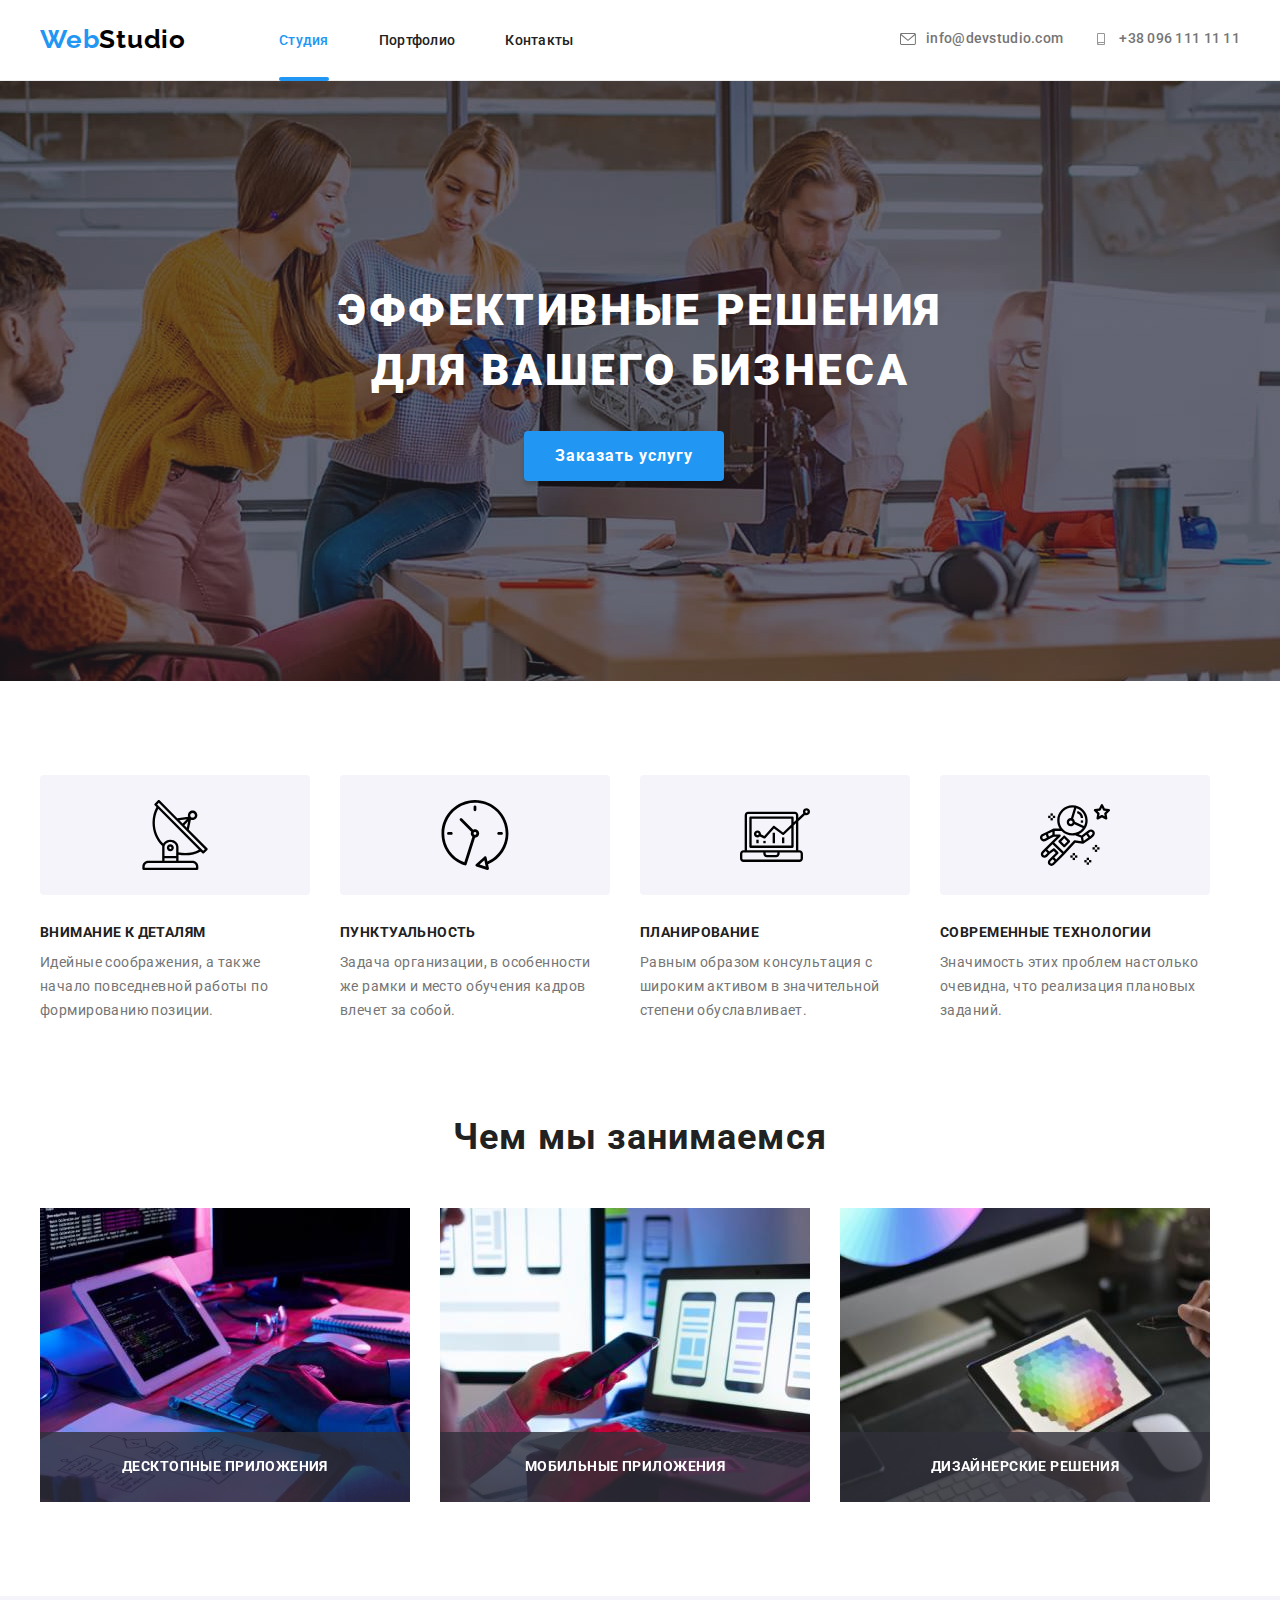
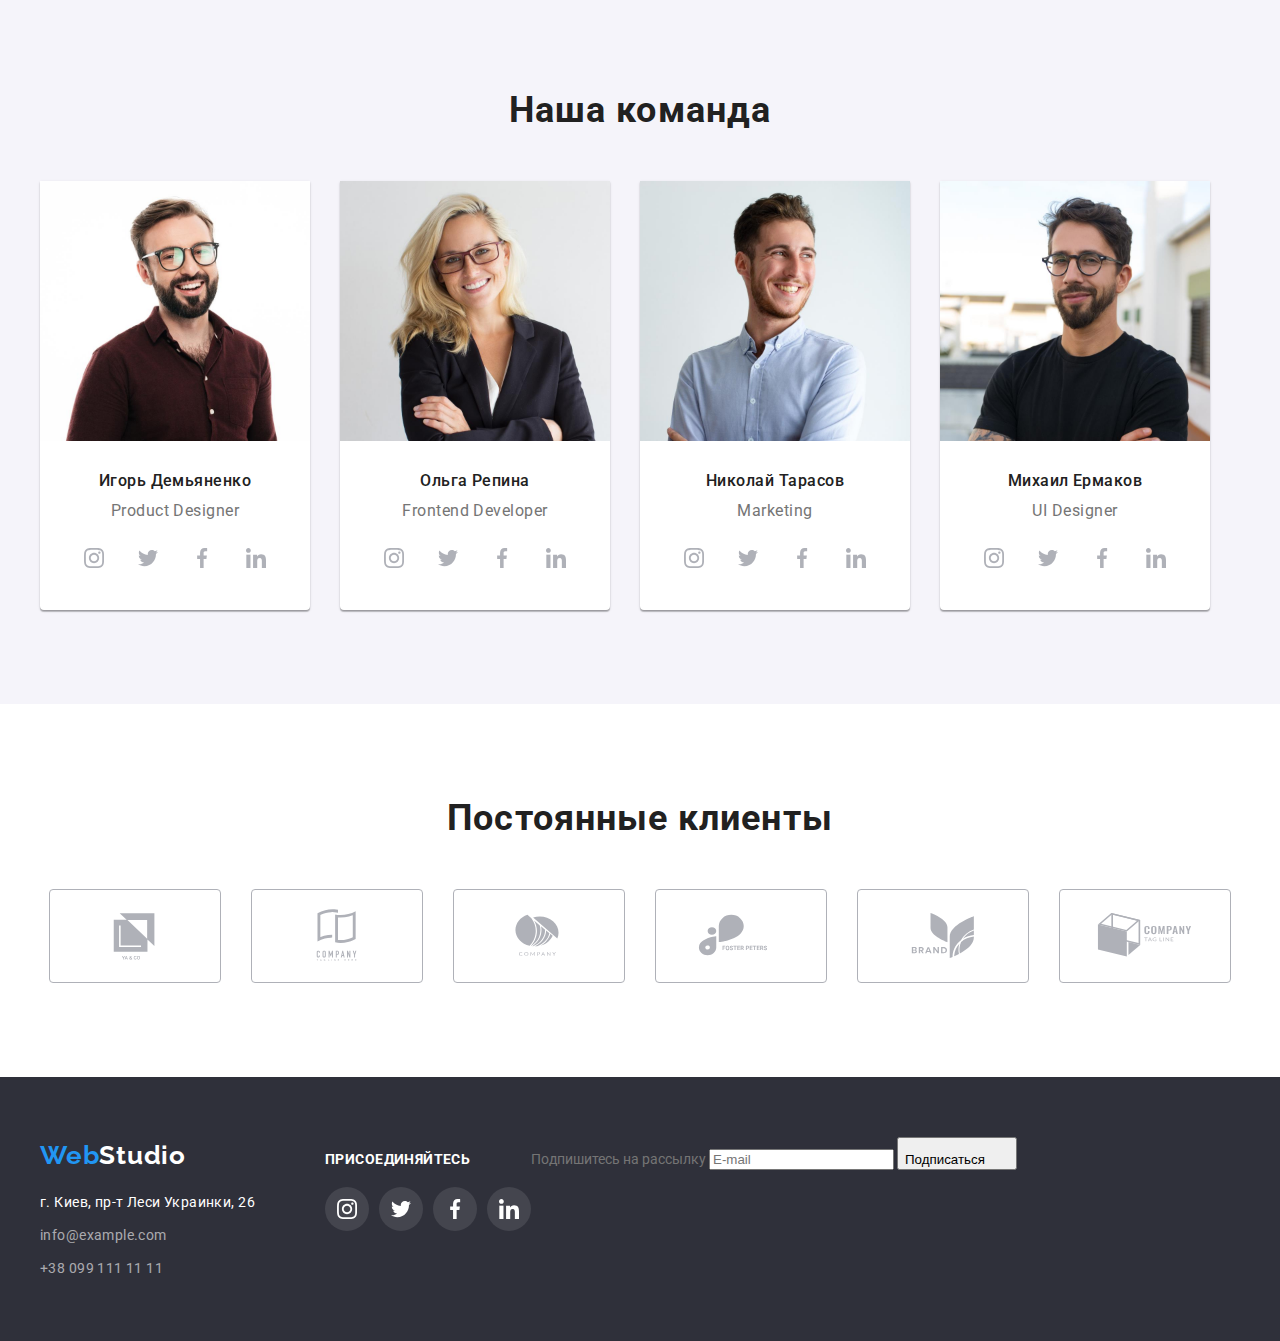
<file: index.html>
<!DOCTYPE html>
<html lang="ru">

<head>
    <meta charset="UTF-8">
    <meta http-equiv="X-UA-Compatible" content="IE=edge">
    <meta name="viewport" content="width=device-width, initial-scale=1.0">
    <title>WebStudio</title>
    <link rel="preconnect" href="https://fonts.googleapis.com">
    <link rel="preconnect" href="https://fonts.gstatic.com" crossorigin>
    <link
        href="https://fonts.googleapis.com/css2?family=Raleway:wght@700&family=Roboto:wght@400;500;700;900&display=swap"
        rel="stylesheet">
    <link rel="stylesheet" href="https://cdnjs.cloudflare.com/ajax/libs/modern-normalize/1.1.0/modern-normalize.min.css"
        integrity="sha512-wpPYUAdjBVSE4KJnH1VR1HeZfpl1ub8YT/NKx4PuQ5NmX2tKuGu6U/JRp5y+Y8XG2tV+wKQpNHVUX03MfMFn9Q=="
        crossorigin="anonymous" referrerpolicy="no-referrer" />
    <link rel="stylesheet" href="./css/styles.css">
</head>

<body>
    <!-- Шапка сторінки з логотипом (верхній блок)-->
    <header class="hdr">
        <div class="container hdr-nav-contact">
            <nav class="hdr-nav">
                <a class="logo" href="./index.html"><span>Web</span>Studio</a>
                <!-- Навігація на інші сторінки -->
                <ul class="site-nav list">
                    <li class="item"><a class="link studio current" href="/index.html">Студия</a></li>
                    <li class="item"><a class="link" href="./portfolio.html">Портфолио</a></li>
                    <li class="item"><a class="link" href="">Контакты</a></li>
                </ul>
            </nav>
            <ul class="hdr-contact list">
                <li class="item">
                    <a class="hdr-link mail" href="mailto:info@devstudio.com"><svg class="hdr-icon-mail">
                            <use href="./images/icons/symbol-defs.svg#icon-envelope"></use>
                        </svg>info@devstudio.com</a>
                </li>
                <li class="item">
                    <a class="hdr-link tel" href="tel:+380961111111"><svg class="hdr-icon-tel">
                            <use href="./images/icons/symbol-defs.svg#icon-smartphone"></use>
                        </svg>+38 096 111 11 11</a>
                </li>
            </ul>
        </div>
    </header>
    <!-- Унікальний контент сторінки (3 блоки)-->
    <main>
        <!--Эффективные решения для вашего бизнеса-->
        <section class="section hero">
            <div class="container">
                <h1 class="section-title hero">Эффективные решения для вашего бизнеса</h1>
                <button data-modal-open type="button" class="btn-order"> Заказать услугу</button>
            </div>
        <div data-modal class="backdrop is-hidden">
            <div class="modal">
                <button data-modal-close type="button" class="btn-modal-close">
                    <svg class="icon-close">
                        <use href="./images/icons/symbol-defs.svg#icon-close"></use>
                    </svg>
                </button>
                <form class="modal-form">
                    <h2 class="modal-title">Оставьте свои данные, мы вам перезвоним</h2>
                
                    <div class="form-field">
                        <label for="modal-name">Имя</label>
                        <input class="input-field name" type="text" name="modal-name" id="modal-name">
                    </div>
                
                    <div class="form-field">
                        <label for="modal-tel">Телефон</label>
                        <input class="input-field tel" type="tel" name="modal-tel" id="modal-tel">
                    </div>
                
                    <div class="form-field">
                        <label for="modal-mail">Почта</label>
                        <input class="input-field mail" type="mail" name="modal-mail" id="modal-mail">
                    </div>
                
                    <div class="form-field">
                        <label for="modal-comment">Комментарий</label>
                        <textarea class="input-field comment" name="modal-comment" id="modal-comment" cols=""
                            rows="">Введите текст</textarea>
                    </div>
                
                    <div class="form-checkbox">
                        <input class="checkbox-field" type="checkbox" name="modal-checkbox" value="" id="modal-checkbox">
                        <label for="modal-checkbox">Соглашаюсь с рассылкой и принимаю <a class="link-contract" href="">Условия
                                Договора</a> </label>
                    </div>
                
                    <div class="btn-form-send">
                        <button type="submit" class="modal-btn-send">Отправить</button>
                    </div>
                
                
                
                </form>
                
                </div>
                </div>
                
                </section>

        <!-- Cписок особливостей -->
        <section class="section feature">
            <div class="container">
                <h2 class="visually-hidden">Особенности</h2>
                <ul class="feature-list list">
                    <li class="item">
                        <div class="item-icon">
                            <svg class="feature-icon">
                                <use href="./images/icons/symbol-defs.svg#icon-antenna"></use>
                            </svg>
                        </div>
                        <h3 class="title">Внимание к деталям</h3>
                        <p>Идейные соображения, а также начало повседневной работы по формированию позиции.</p>
                    </li>
                    <li class="item">
                        <div class="item-icon">
                            <svg class="feature-icon">
                                <use href="./images/icons/symbol-defs.svg#icon-clock"></use>
                            </svg>
                        </div>
                        <h3 class="title">Пунктуальность</h3>
                        <p>Задача организации, в особенности же рамки и место обучения кадров влечет за собой.</p>
                    </li>
                    <li class="item">
                        <div class="item-icon">
                            <svg class="feature-icon">
                                <use href="./images/icons/symbol-defs.svg#icon-diagram"></use>
                            </svg>
                        </div>
                        <h3 class="title">Планирование</h3>
                        <p>Равным образом консультация с широким активом в значительной степени обуславливает.</p>
                    </li>
                    <li class="item">
                        <div class="item-icon">
                            <svg class="feature-icon">
                                <use href="./images/icons/symbol-defs.svg#icon-astronaut"></use>
                            </svg>
                        </div>
                        <h3 class="title">Современные технологии</h3>
                        <p>Значимость этих проблем настолько очевидна, что реализация плановых заданий.</p>
                    </li>
                </ul>
            </div>
        </section>
        <!--Чем мы занимаемся-->
        <section class="section work">
            <div class="container">
                <h2 class="section-title work">Чем мы занимаемся</h2>
                <ul class="work-list list">
                    <li class="item"><img src="./images/box1.jpg" alt="photo1" width="370" class="work-img">
                        <div class="work-text-position">
                        <p>Десктопные приложения</p>
                    </div>
                </li>
                    <li class="item"><img src="./images/box2.jpg" alt="photo2" width="370" class="work-img">
            <div class="work-text-position">
              <p>Мобильные приложения</p>
            </div>
          </li>
                    <li class="item"><img src="./images/box3.jpg" alt="photo3" width="370" class="work-img">
            <div class="work-text-position">
              <p>Дизайнерские решения</p>
            </div>
                    </li>
                </ul>
            </div>
        </section>
        <!--Наша команда-->
        <section class="section team">
            <div class="container">
                <h2 class="section-title team">Наша команда</h2>
                <ul class="team-list list">
                    <li class="item">
                        <img class="team-card" src="./images/card1.jpg" alt="Игорь Демьяненко" width="270">
                        <div class="team-title-text">
                            <h3 class="title-team-card">Игорь Демьяненко</h3>
                            <p class="team-text">Product Designer</p>
                            <ul class="team-link-list list">
                                <li class="team-link-item">
                                    <a href="" class="social">
                                        <svg class="link-icon inst">
                                            <use href="./images/icons/symbol-defs.svg#icon-instagram"></use>
                                        </svg>
                                    </a>
                                </li>
                                <li class="team-link-item">
                                    <a href="" class="social">
                                        <svg class="link-icon twitter">
                                            <use href="./images/icons/symbol-defs.svg#icon-twitter"></use>
                                        </svg>
                                    </a>
                                </li>
                                <li class="team-link-item">
                                    <a href="" class="social">
                                        <svg class="link-icon facebook">
                                            <use href="./images/icons/symbol-defs.svg#icon-facebook"></use>
                                        </svg>
                                    </a>
                                </li>
                                <li class="team-link-item">
                                    <a href="" class="social">
                                        <svg class="link-icon linkedin">
                                            <use href="./images/icons/symbol-defs.svg#icon-linkedin"></use>
                                        </svg>
                                    </a>
                                </li>
                            </ul>
                        </div>
                    </li>
                    <li class="item">
                        <img class="team-card" src="./images/card2.jpg" alt="Ольга Репина" width="270">
                        <div class="team-title-text">
                            <h3 class="title-team-card">Ольга Репина</h3>
                            <p class="team-text">Frontend Developer</p>
                            <ul class="team-link-list list">
                                <li class="team-link-item">
                                    <a href="" class="social">
                                        <svg class="link-icon inst">
                                            <use href="./images/icons/symbol-defs.svg#icon-instagram"></use>
                                        </svg>
                                    </a>
                                </li>
                                <li class="team-link-item">
                                    <a href="" class="social">
                                        <svg class="link-icon twitter">
                                            <use href="./images/icons/symbol-defs.svg#icon-twitter"></use>
                                        </svg>
                                    </a>
                                </li>
                                <li class="team-link-item">
                                    <a href="" class="social">
                                        <svg class="link-icon facebook">
                                            <use href="./images/icons/symbol-defs.svg#icon-facebook"></use>
                                        </svg>
                                    </a>
                                </li>
                                <li class="team-link-item">
                                    <a href="" class="social">
                                        <svg class="link-icon linkedin">
                                            <use href="./images/icons/symbol-defs.svg#icon-linkedin"></use>
                                        </svg>
                                    </a>
                                </li>
                            </ul>
                        </div>
                    </li>
                    <li class="item">
                        <img class="team-card" src="./images/card3.jpg" alt="Николай Тарасов" width="270">
                        <div class="team-title-text">
                            <h3 class="title-team-card">Николай Тарасов</h3>
                            <p class="team-text">Marketing</p>
                            <ul class="team-link-list list">
                                <li class="team-link-item">
                                    <a href="" class="social">
                                        <svg class="link-icon inst">
                                            <use href="./images/icons/symbol-defs.svg#icon-instagram"></use>
                                        </svg>
                                    </a>
                                </li>
                                <li class="team-link-item">
                                    <a href="" class="social">
                                        <svg class="link-icon twitter">
                                            <use href="./images/icons/symbol-defs.svg#icon-twitter"></use>
                                        </svg>
                                    </a>
                                </li>
                                <li class="team-link-item">
                                    <a href="" class="social">
                                        <svg class="link-icon facebook">
                                            <use href="./images/icons/symbol-defs.svg#icon-facebook"></use>
                                        </svg>
                                    </a>
                                </li>
                                <li class="team-link-item">
                                    <a href="" class="social">
                                        <svg class="link-icon linkedin">
                                            <use href="./images/icons/symbol-defs.svg#icon-linkedin"></use>
                                        </svg>
                                    </a>
                                </li>
                            </ul>
                        </div>
                    </li>
                    <li class="item">
                        <img class="team-card" src="./images/card4.jpg" alt="Михаил Ермаков" width="270">
                        <div class="team-title-text">
                            <h3 class="title-team-card">Михаил Ермаков</h3>
                            <p class="team-text">UI Designer</p>
                            <ul class="team-link-list list">
                                <li class="team-link-item">
                                    <a href="" class="social">
                                        <svg class="link-icon inst">
                                            <use href="./images/icons/symbol-defs.svg#icon-instagram"></use>
                                        </svg>
                                    </a>
                                </li>
                                <li class="team-link-item">
                                    <a href="" class="social">
                                        <svg class="link-icon twitter">
                                            <use href="./images/icons/symbol-defs.svg#icon-twitter"></use>
                                        </svg>
                                    </a>
                                </li>
                                <li class="team-link-item">
                                    <a href="" class="social">
                                        <svg class="link-icon facebook">
                                            <use href="./images/icons/symbol-defs.svg#icon-facebook"></use>
                                        </svg>
                                    </a>
                                </li>
                                <li class="team-link-item">
                                    <a href="" class="social">
                                        <svg class="link-icon linkedin">
                                            <use href="./images/icons/symbol-defs.svg#icon-linkedin"></use>
                                        </svg>
                                    </a>
                                </li>
                            </ul>
                </ul>
            </div>
            </li>
            </ul>
            </div>
        </section>
        <!-- Постоянные клиенты -->
        <section class="section clients">
            <div class="container">
                <h2 class="section-title clients">Постоянные клиенты</h2>
                <ul class="clients-list list">
                    <li class="clients-item">
                        <a href="" class="clients-link">
                            <svg class="clients-icon">
                                <use href="./images/icons/symbol-defs.svg#icon-Logo"></use>
                            </svg>
                        </a>
                    </li>
                    <li class="clients-item">
                        <a href="" class="clients-link">
                            <svg class="clients-icon">
                                <use href="./images/icons/symbol-defs.svg#icon-Logo2"></use>
                            </svg>
                        </a>
                    </li>
                    <li class="clients-item">
                        <a href="" class="clients-link">
                            <svg class="clients-icon">
                                <use href="./images/icons/symbol-defs.svg#icon-Logo3"></use>
                            </svg>
                        </a>
                    </li>
                    <li class="clients-item">
                        <a href="" class="clients-link">
                            <svg class="clients-icon">
                                <use href="./images/icons/symbol-defs.svg#icon-Logo4"></use>
                            </svg>
                        </a>
                    </li>
                    <li class="clients-item">
                        <a href="" class="clients-link">
                            <svg class="clients-icon">
                                <use href="./images/icons/symbol-defs.svg#icon-Logo5"></use>
                            </svg>
                        </a>
                    </li>
                    <li class="clients-item">
                        <a href="" class="clients-link">
                            <svg class="clients-icon">
                                <use href="./images/icons/symbol-defs.svg#icon-Logo6"></use>
                            </svg>
                        </a>
                    </li>
                </ul>
            </div>
        </section>


    </main>
    <!-- Підвал сторінки (нижня частина)-->
    <footer class="footer-box">
        <div class="container footer">
            <div class="adress-box">
                <!-- Копірайт -->
                <a class="logo-footer" href="./index.html"> <span>Web</span>Studio</a>
                <!-- Посилання на соцмережі -->
                <address>
                    <ul class="contact list">
                        <li><a class="contact-adres" href="https://goo.gl/maps/HZU3c6R3okZjk7ic6" target="_blank"
                                rel="noopener noreferrer">г. Киев, пр-т Леси Украинки, 26</a></li>
                        <li><a class="contact-mail" href="mailto:info@example.com">info@example.com</a></li>
                        <li><a class="contact-tel" href="tel:+380991111111">+38 099 111 11 11</a></li>
                    </ul>
                </address>
            </div>
            <!--LINK SOC  -->
            <div class="footer-link">
                <p class="footer-link-text">Присоединяйтесь</p>
                <ul class="footer-link-list list">
                    <li class="footer-link-item">
                        <a href="" class="footer-social">
                            <svg class="footer-link-icon">
                                <use href="./images/icons/symbol-defs.svg#icon-instagram"></use>
                            </svg>
                        </a>
                    </li>
                    <li class="footer-link-item">
                        <a href="" class="footer-social">
                            <svg class="footer-link-icon">
                                <use href="./images/icons/symbol-defs.svg#icon-twitter"></use>
                            </svg>
                        </a>
                    </li>
                    <li class="footer-link-item">
                        <a href="" class="footer-social">
                            <svg class="footer-link-icon">
                                <use href="./images/icons/symbol-defs.svg#icon-facebook"></use>
                            </svg>
                        </a>
                    </li>
                    <li class="footer-link-item">
                        <a href="" class="footer-social">
                            <svg class="footer-link-icon">
                                <use href="./images/icons/symbol-defs.svg#icon-linkedin"></use>
                            </svg>
                        </a>
                    </li>
                </ul>
            </div>
            <!-- ФОРМА ФУТЕР -->
            <div class="form-sumbit">
                <form>
                    <label for="user-email-footer">Подпишитесь на рассылку</label>
                    <input type="email" name="user-email-footer" id="user-email-footer" placeholder="E-mail">
                    <button type="submit" class="footer-form-btn">Подписаться<svg class="form-icon-send">
                            <use href="./images/icons/symbol-defs.svg#icon-send"></use>
                        </svg></button>
                </form>
            </div>
        </div>
    </footer>

    <script src="./js/modal.js"></script>
</body>

</html>
</file>
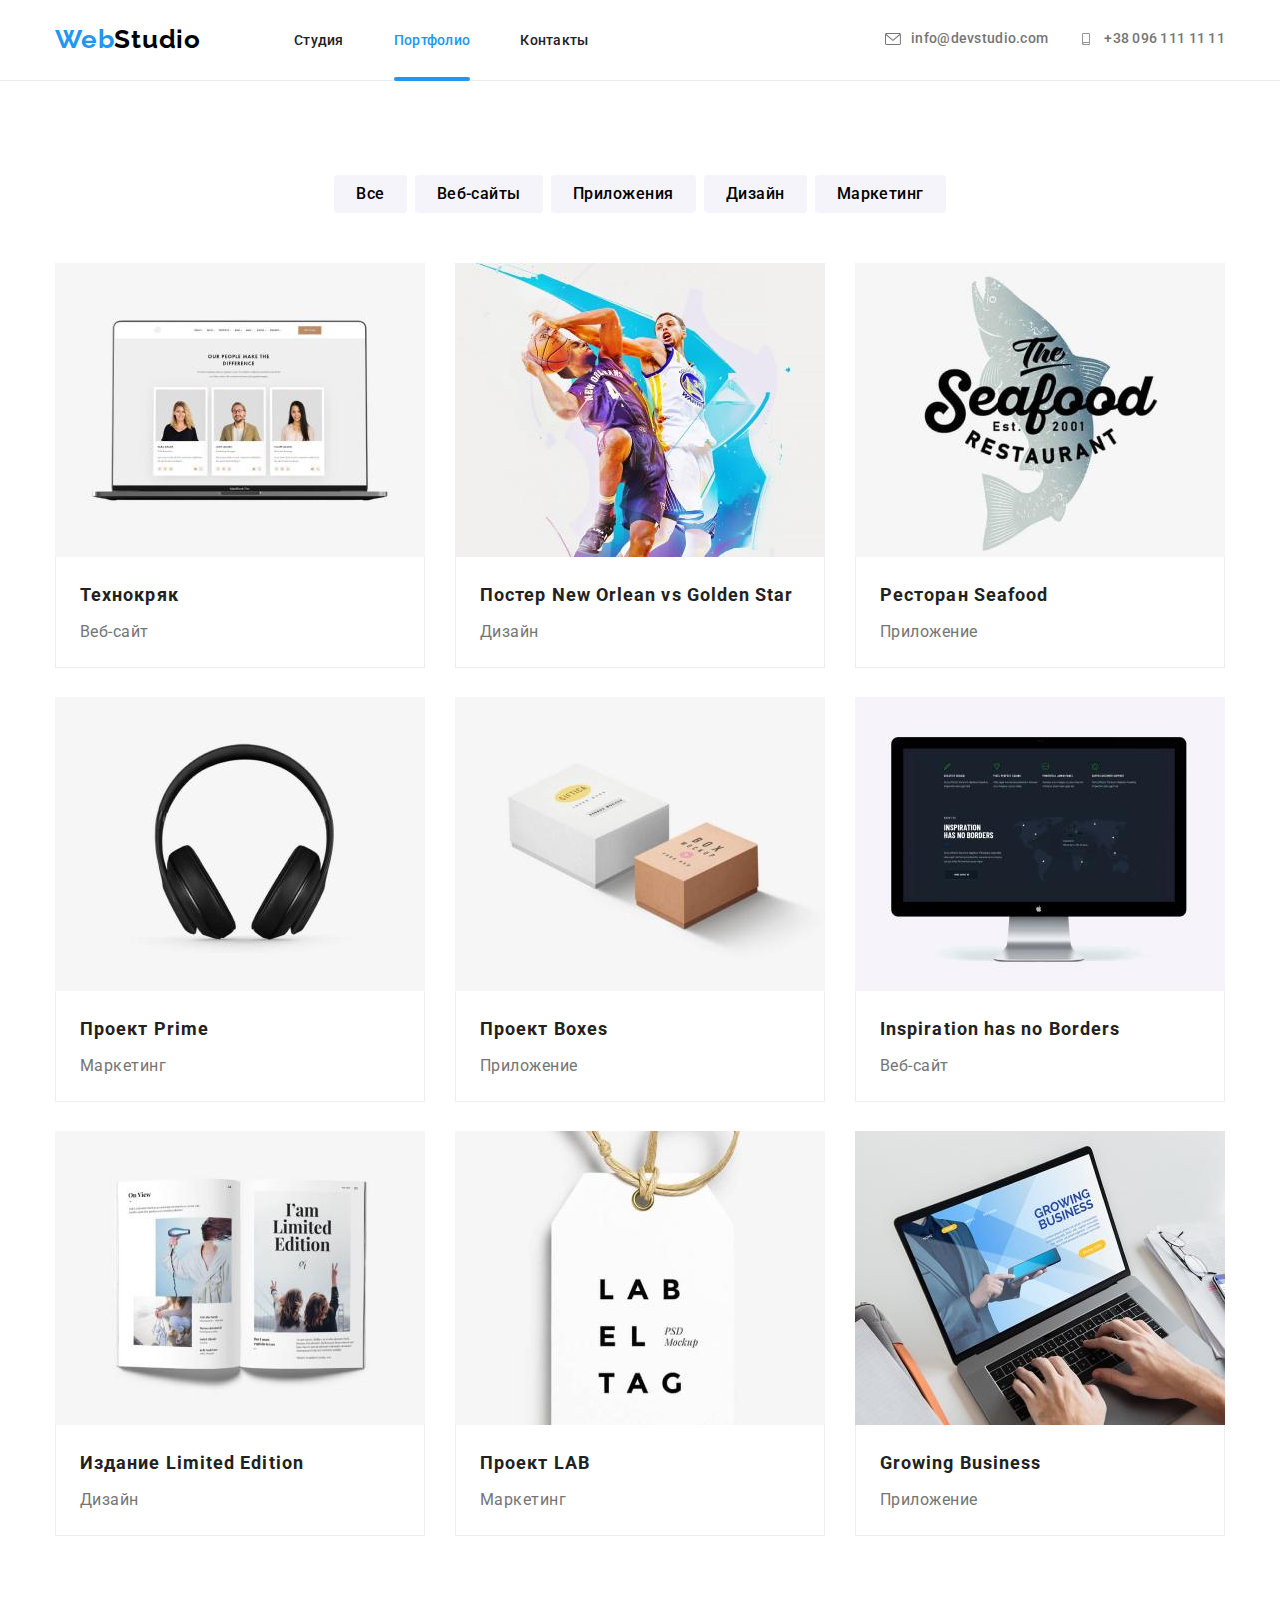
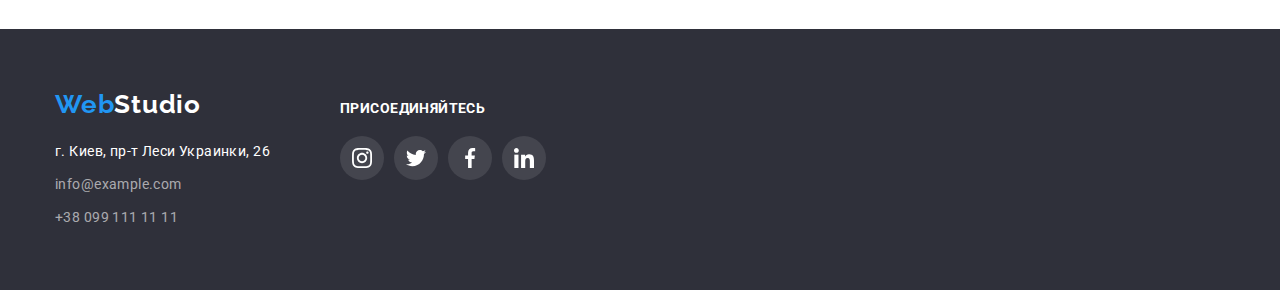
<file: portfolio.html>
<!DOCTYPE html>
<html lang="ru">

<head>
    <meta charset="UTF-8">
    <meta http-equiv="X-UA-Compatible" content="IE=edge">
    <meta name="viewport" content="width=device-width, initial-scale=1.0">
    <title>Portfolio</title>
    <link rel="preconnect" href="https://fonts.googleapis.com">
    <link rel="preconnect" href="https://fonts.gstatic.com" crossorigin>
    <link
        href="https://fonts.googleapis.com/css2?family=Raleway:wght@700&family=Roboto:wght@400;500;700;900&display=swap"
        rel="stylesheet">
    <link rel="stylesheet" href="./css/modern-normalize.css">
    <link rel="stylesheet" href="./css/styles.css">
</head>

<body>

    <header class="hdr">
        <div class="container hdr-nav-contact">
            <nav class="hdr-nav">
                <a class="logo" href="./index.html"><span>Web</span>Studio</a>
                <!-- Навігація на інші сторінки -->
                <ul class="site-nav list">
                    <li class="item"><a class="link" href="/index.html">Студия</a></li>
                    <li class="item"><a class="link portfolio current" href="./portfolio.html">Портфолио</a></li>
                    <li class="item"><a class="link" href="">Контакты</a></li>
                </ul>
            </nav>
            <ul class="hdr-contact list">
                <li class="item">
                    <a class="hdr-link mail" href="mailto:info@devstudio.com"><svg class="hdr-icon-mail">
                            <use href="./images/icons/symbol-defs.svg#icon-envelope"></use>
                        </svg>info@devstudio.com</a>
                </li>
                <li class="item">
                    <a class="hdr-link tel" href="tel:+380961111111"><svg class="hdr-icon-tel">
                            <use href="./images/icons/symbol-defs.svg#icon-smartphone"></use>
                        </svg>+38 096 111 11 11</a>
                </li>
            </ul>
        </div>
    </header>
    <main>
        <section class="portfolio-section">
            <div class="container">
                <h1 class="portf-title">Портфолио</h1>
                <ul class="buttons-portf list">
                    <li class="item"><button class="btn-portf" type="button">Все</button></li>
                    <li class="item"><button class="btn-portf" type="button">Веб-сайты</button></li>
                    <li class="item"><button class="btn-portf" type="button">Приложения</button></li>
                    <li class="item"><button class="btn-portf" type="button">Дизайн</button></li>
                    <li class="item"><button class="btn-portf" type="button">Маркетинг</button></li>
                </ul>
    
        <ul class="portfolio-list list">
            <li class="item"><a href="">
                    <div class="portf-thumb">
                        <img class="portf-card" src="./images/portfolio/img.jpg" width="370" alt="Технокряк">
                        <p class="portf-overlay">
                            Ресурс предлагает комплексные предложения с разным уровнем функционала и сервисов. Все это позволит
                            посетителю
                            получить
                            исчерпывающие сведения о компании или частном лице.
                        </p>
                    </div>
                    <div class="card-border">
                        <h2 class="portf-list-title">Технокряк</h2>
                        <p class="portf-list-text">Веб-сайт</p>
                    </div>
                </a>
            </li>
            <li class="item"><a href="">
                    <div class="portf-thumb">
                        <img class="portf-card" src="./images/portfolio/img1.jpg" width="370"
                            alt="Постер New Orlean vs Golden Star">
                        <p class="portf-overlay">
                            Ресурс предлагает комплексные предложения с разным уровнем функционала и сервисов. Все это позволит
                            посетителю получить
                            исчерпывающие сведения о компании или частном лице.
                        </p>
                    </div>
                    <div class="card-border">
                        <h2 class="portf-list-title">Постер New Orlean vs Golden Star</h2>
                        <p class="portf-list-text">Дизайн</p>
                    </div>
                </a>
            </li>
            <li class="item"><a href="">
                    <div class="portf-thumb">
                        <img class="portf-card" src="./images/portfolio/img2.jpg" width="370" alt="Pесторан Seafood">
                        <p class="portf-overlay">
                            Ресурс предлагает комплексные предложения с разным уровнем функционала и сервисов. Все это позволит
                            посетителю
                            получить
                            исчерпывающие сведения о компании или частном лице.
                        </p>
                    </div>
                    <div class="card-border">
                        <h2 class="portf-list-title">Ресторан Seafood</h2>
                        <p class="portf-list-text">Приложение</p>
                    </div>
                </a>
            </li>
            <li class="item"><a href="">
                    <div class="portf-thumb">
                        <img class="portf-card" src="./images/portfolio/img3.jpg" width="370" alt="Проект Prime">
                        <p class="portf-overlay">
                            Ресурс предлагает комплексные предложения с разным уровнем функционала и сервисов. Все это позволит
                            посетителю
                            получить
                            исчерпывающие сведения о компании или частном лице.
                        </p>
                    </div>
                    <div class="card-border">
                        <h2 class="portf-list-title">Проект Prime</h2>
                        <p class="portf-list-text">Маркетинг</p>
                    </div>
                </a>
            </li>
            <li class="item"><a href="">
                    <div class="portf-thumb">
                        <img class="portf-card" src="./images/portfolio/img4.jpg" width="370" alt="Проект Boxes">
                        <p class="portf-overlay">
                            Ресурс предлагает комплексные предложения с разным уровнем функционала и сервисов. Все это позволит
                            посетителю
                            получить
                            исчерпывающие сведения о компании или частном лице.
                        </p>
                    </div>
                    <div class="card-border">
                        <h2 class="portf-list-title">Проект Boxes</h2>
                        <p class="portf-list-text">Приложение</p>
                    </div>
                </a>
            </li>
            <li class="item"><a href="">
                    <div class="portf-thumb">
                        <img class="portf-card" src="./images/portfolio/img5.jpg" width="370" alt="Inspiration has no Borders">
                        <p class="portf-overlay">
                            Ресурс предлагает комплексные предложения с разным уровнем функционала и сервисов. Все это позволит
                            посетителю
                            получить
                            исчерпывающие сведения о компании или частном лице.
                        </p>
                    </div>
                    <div class="card-border">
                        <h2 class="portf-list-title">Inspiration has no Borders</h2>
                        <p class="portf-list-text">Веб-сайт</p>
                    </div>
                </a>
            </li>
            <li class="item"><a href="">
                    <div class="portf-thumb">
                        <img class="portf-card" src="./images/portfolio/img6.jpg" width="370" alt="Издание Limited Edition">
                        <p class="portf-overlay">
                            Ресурс предлагает комплексные предложения с разным уровнем функционала и сервисов. Все это позволит
                            посетителю
                            получить
                            исчерпывающие сведения о компании или частном лице.
                        </p>
                    </div>
                    <div class="card-border">
                        <h2 class="portf-list-title">Издание Limited Edition</h2>
                        <p class="portf-list-text">Дизайн</p>
                    </div>
                </a>
            </li>
            <li class="item"><a href="">
                    <div class="portf-thumb">
                        <img class="portf-card" src="./images/portfolio/img7.jpg" width="370" alt="Проект LAB">
                        <p class="portf-overlay">
                            Ресурс предлагает комплексные предложения с разным уровнем функционала и сервисов. Все это позволит
                            посетителю
                            получить
                            исчерпывающие сведения о компании или частном лице.
                        </p>
                    </div>
                    <div class="card-border">
                        <h2 class="portf-list-title">Проект LAB</h2>
                        <p class="portf-list-text">Маркетинг</p>
                    </div>
                </a>
            </li>
            <li class="item"><a href="">
                    <div class="portf-thumb">
                        <img class="portf-card" src="./images/portfolio/img8.jpg" width="370" alt="Growing Business">
                        <p class="portf-overlay">
                            Ресурс предлагает комплексные предложения с разным уровнем функционала и сервисов. Все это позволит
                            посетителю
                            получить
                            исчерпывающие сведения о компании или частном лице.
                        </p>
                    </div>
                    <div class="card-border">
                        <h2 class="portf-list-title">Growing Business</h2>
                        <p class="portf-list-text">Приложение</p>
                    </div>
                </a>
            </li>
        </ul>
        </div>
        </section>
    </main>
    <footer class="footer-box">
        <div class="container footer">
            <div class="adress-box">
                <!-- Копірайт -->
                <a class="logo-footer" href="./index.html"> <span>Web</span>Studio</a>
                <!-- Посилання на соцмережі -->
                <address>
                    <ul class="contact list">
                        <li><a class="contact-adres" href="https://goo.gl/maps/HZU3c6R3okZjk7ic6" target="_blank"
                                rel="noopener noreferrer">г. Киев, пр-т Леси Украинки, 26</a></li>
                        <li><a class="contact-mail" href="mailto:info@example.com">info@example.com</a></li>
                        <li><a class="contact-tel" href="tel:+380991111111">+38 099 111 11 11</a></li>
                    </ul>
                </address>
            </div>
            <!--LINK SOC  -->
            <div class="footer-link">
                <p class="footer-link-text">Присоединяйтесь</p>
                <ul class="footer-link-list list">
                    <li class="footer-link-item">
                        <a href="" class="footer-social">
                            <svg class="footer-link-icon">
                                <use href="./images/icons/symbol-defs.svg#icon-instagram"></use>
                            </svg>
                        </a>
                    </li>
                    <li class="footer-link-item">
                        <a href="" class="footer-social">
                            <svg class="footer-link-icon">
                                <use href="./images/icons/symbol-defs.svg#icon-twitter"></use>
                            </svg>
                        </a>
                    </li>
                    <li class="footer-link-item">
                        <a href="" class="footer-social">
                            <svg class="footer-link-icon">
                                <use href="./images/icons/symbol-defs.svg#icon-facebook"></use>
                            </svg>
                        </a>
                    </li>
                    <li class="footer-link-item">
                        <a href="" class="footer-social">
                            <svg class="footer-link-icon">
                                <use href="./images/icons/symbol-defs.svg#icon-linkedin"></use>
                            </svg>
                        </a>
                    </li>
                </ul>
            </div>
        </div>
    </footer>
    
    </body>
    
    </html>
</file>
<file: css/styles.css>
:root {
    --primary-text-color: #757575;
    --title-color: #212121;
    --link-hover-color: #2196f3;
    --accent-color: #2196f3;
    --btn-color: #2196f3;
    --primary-bg-color: #2f303a;
    --bg-prioritet-color: #fff;
    --bg-another-color: #f5f4fa;
    --time-hover: 250ms;
    --time-function: cubic-bezier(0.4, 0, 0.2, 1);
}

body {
    margin: 0 0 0 0;
    font-family: Roboto, sans-serif;
    background: #fff;
    color: var(--primary-text-color);
    font-size: 14px;
    line-height: 1.33;
}

/* Нижче буде скидування стилів для тегів */
p,
h1,
h2,
h3,
h4,
h5,
h6 {
    margin: 0;
}

ul,
ol {
    margin: 0;
    padding: 0;
}

a {
    text-decoration: none;
}

button {
    cursor: pointer;
}

address {
    font-style: normal;
}

textarea {
    resize: none;
}

.container {
    width: 1200px;
    margin: 0 auto;
    padding-left: 15px;
    padding-right: 15px;
}

/* контейнерів може бути декілька, якщо секції різної ширини */

.list {
    padding-top: 0;
    padding-bottom: 0;
    padding-right: 0;
    padding-left: 0;
    margin-top: 0;
    margin-bottom: 0;
    margin-left: 0;
    margin-right: 0;
    list-style: none;
}

/* скидує стилі списків */

.visually-hidden {
    position: absolute;
    width: 1px;
    height: 1px;
    margin: -1px;
    border: 0;
    padding: 0;

    white-space: nowrap;
    clip-path: inset(100%);
    clip: rect(0 0 0 0);
    overflow: hidden;
}

/* приховує елементи без втрати семантики */

/* ========HEADER======= */

.hdr {
    /* position: sticky;
top: 0; */
    background-color: var(--bg-prioritet-color);
    border-bottom: 1px solid #ececec;
}

.hdr-nav-contact {
    display: flex;
    align-items: center;
    justify-content: space-between;
}

.hdr-nav {
    display: flex;
    align-items: center;
}

.logo {
    font-family: 'Raleway', sans-serif;
    font-weight: 700;
    font-size: 26px;
    line-height: 1.19;
    letter-spacing: 0.03em;
    color: black;
    text-decoration: none;
    padding-top: 24px;
    padding-bottom: 25px;

    transition-property: color;
    transition-duration: var(--time-hover);
    transition-timing-function: var(--time-function);
}

.logo span {
    color: var(--accent-color);
}

.logo:hover,
.logo:focus {
    color: var(--link-hover-color);
}

/* site-nav */

.site-nav {
    display: flex;
    margin-left: 93px;
    gap: 50px;
}

/* .site-nav .item:not(:last-child){
  margin-right: 50px;
} */

/* .site-nav .item + .item{
  margin-left: 50px;
} */

.site-nav-list {
    display: flex;
    margin-right: 305px;
}

.site-nav .link {
    padding-top: 32px;
    padding-bottom: 32px;

    color: #212121;
    font-style: normal;
    font-weight: 500;
    font-size: 14px;
    line-height: 1.1;
    letter-spacing: 0.02em;
    text-decoration: none;

    transition-property: color;
    transition-duration: var(--time-hover);
    transition-timing-function: var(--time-function);
}

.link.current {
    position: relative;
    color: var(--accent-color);
}

.link.current::after {
    position: absolute;
    bottom: -1px;
    left: 0;
    content: '';

    min-width: 100%;
    height: 4px;
    border: none;

    background-color: var(--accent-color);
    outline: 2px;
    border-radius: 2px;
}

.site-nav .link:hover,
.site-nav .link:focus {
    color: var(--link-hover-color);
}

.hdr-contact.list {
    display: flex;
    justify-content: end;
    gap: 30px;
}

.hdr-contact .item {
    display: flex;
    align-items: center;
    justify-content: center;
}

.hdr-contact .hdr-link {
    display: flex;
    align-items: center;
    padding-top: 24px;
    padding-bottom: 25px;
    color: var(--primary-text-color);
    text-decoration: none;
    font-style: normal;
    font-weight: 500;
    font-size: 14px;
    line-height: 1.14;
    letter-spacing: 0.02em;

    transition-property: color;
    transition-duration: var(--time-hover);
    transition-timing-function: var(--time-function);
}

.hdr-contact .hdr-link:hover,
.hdr-contact .hdr-link:focus,
.hdr-contact .hdr-link:hover .hdr-icon-mail,
.hdr-contact .hdr-link:hover .hdr-icon-tel,
.hdr-contact .hdr-link:focus .hdr-icon-mail,
.hdr-contact .hdr-link:focus .hdr-icon-tel {
    color: var(--accent-color);
    fill: var(--accent-color);
}

.hdr-icon-mail {
    width: 16px;
    height: 12px;
    margin-right: 10px;
    fill: rgba(117, 117, 117, 1);

    transition-property: fill;
    transition-duration: var(--time-hover);
    transition-timing-function: var(--time-function);
}

.hdr-icon-tel {
    width: 16px;
    height: 12px;
    margin-right: 10px;
    fill: rgba(117, 117, 117, 1);

    transition-property: fill;
    transition-duration: var(--time-hover);
    transition-timing-function: var(--time-function);
}

/* ========ORDER======= */
/* Эффективные решения для вашего бизнеса */

section.hero {
    padding-top: 200px;
    padding-bottom: 200px;
    align-items: center;
    text-align: center;
    background-color: var(--primary-bg-color);
    background-image: linear-gradient(to right, rgba(47, 48, 58, 0.4), rgba(47, 48, 58, 0.4)),
        url(../images/hero-bg.jpg);
    background-repeat: no-repeat;
    background-position: center;
}

.section-title {
    color: var(--title-color);
}

.section-title.hero {
    margin-top: 0;
    margin-bottom: 30px;
    margin-left: auto;
    margin-right: auto;
    width: 696px;
    height: 120px;

    font-weight: 900;
    font-size: 44px;
    line-height: 1.36;
    letter-spacing: 0.06em;
    text-transform: uppercase;
    color: #fff;
}

.btn-order {
    display: flex;
    justify-content: center;
    align-items: center;
    min-width: 200px;
    height: 50px;
    margin-right: 484px;
    margin-left: 484px;

    border-radius: 4px;
    border: transparent;
    background: var(--btn-color);
    box-shadow: 0px 4px 4px rgba(0, 0, 0, 0.15);
    font-family: inherit;
    font-weight: 700;
    font-size: 16px;
    line-height: 1.87;
    letter-spacing: 0.06em;

    cursor: pointer;
    color: #ffffff;
}

/* ======FEATURES===== */
/* features Особенности*/
.feature {
    padding-top: 94px;
    padding-bottom: 94px;
    padding-left: 0;
    padding-right: 0;
    background-color: var(--bg-color-wite);
}

.feature-list {
    display: flex;
    gap: 30px;
}

.feature-list .item {
    max-width: 270px;
}

.feature-list .item p {
    line-height: 1.71;
    letter-spacing: 0.03em;
}

/* .feature-list .item + .item{
  margin-left: 30px;
} */

.item-icon {
    display: flex;
    align-items: center;
    justify-content: center;
    width: 270px;
    height: 120px;
    margin-bottom: 30px;
    background-color: var(--bg-another-color);
    border-radius: 4px;
}

.feature-icon {
    width: 70px;
    height: 70px;
}

.feature-list .title {
    margin-bottom: 10px;
    color: var(--title-color);
    font-weight: 700;
    font-size: 14px;
    line-height: 1.14;
    letter-spacing: 0.03em;
    text-transform: uppercase;
}

/* =======WORK======== */
/* ЧЕМ МЫ ЗАНИМАЕМСЯ */

.section.work {
    background-color: var(--bg-color-wite);
    padding-bottom: 94px;
}

.work-list {
    position: relative;
    display: flex;
    gap: 30px;
}

.work-img {
    display: block;
}

.work-text-position {
    position: absolute;
    bottom: 0;
    display: flex;
    justify-content: center;
    align-items: center;
    width: 370px;
    height: 70px;
    background-color: rgba(47, 48, 58, 0.8);

    font-weight: 700;
    font-size: 14px;
    line-height: 1.14;
    text-align: center;
    letter-spacing: 0.03em;
    text-transform: uppercase;
    color: #ffffff;
}

/* =======TEAM======= */
/* Наша команда */

.section.team {
    padding-top: 94px;
    padding-bottom: 94px;
    background-color: var(--bg-another-color);
}

.section-title.work,
.section-title.team,
.section-title.clients {
    margin-top: 0;
    margin-bottom: 50px;
    font-weight: 700;
    font-size: 36px;
    line-height: 1.15;
    text-align: center;
    letter-spacing: 0.03em;
}

.team-list {
    display: flex;
    gap: 30px;
}

.team-list .item {
    background-color: #fff;
    box-shadow: 0px 1px 3px rgba(0, 0, 0, 0.12), 0px 1px 1px rgba(0, 0, 0, 0.14),
        0px 2px 1px rgba(0, 0, 0, 0.2);
    border-radius: 0px 0px 4px 4px;
}

.team-card {
    display: block;
}

.title-team-card {
    margin-bottom: 10px;
    font-weight: 500;
    font-size: 16px;
    text-align: center;
    line-height: 1.19;
    letter-spacing: 0.03em;
    color: var(--title-color);
}

.team-text {
    margin-bottom: 16px;
    font-size: 16px;
    line-height: 1.19;
    text-align: center;
    letter-spacing: 0.03em;

    color: var(--primary-text-color);
}

.team-title-text {
    padding-top: 30px;
    padding-bottom: 30px;
}

.team-link-list {
    display: flex;
    justify-content: center;
    gap: 10px;
}

.social {
    display: flex;
    align-items: center;
    justify-content: center;
    width: 44px;
    height: 44px;
    fill: rgba(175, 177, 184, 1);
    border-radius: 50%;

    transition-property: background-color;
    transition-duration: var(--time-hover);
    transition-timing-function: var(--time-function);
}

.link-icon {
    width: 20px;
    height: 20px;
    padding: 0;

    transition-property: fill;
    transition-duration: var(--time-hover);
    transition-timing-function: var(--time-function);
}

.social:hover,
.social:focus {
    background-color: var(--accent-color);
    fill: #ffffff;
}

/* =====CLIENTS=== */
/* Постоянные клиетны */
s.ection-title.clients {
    margin-bottom: 50px;
}

.section.clients {
    padding-top: 94px;
    padding-bottom: 94px;
}

.clients-list {
    display: flex;
    justify-content: center;
    gap: 30px;
}

.clients-link {
    display: flex;
    width: 170px;
    height: 92px;
    border: 1px solid #afb1b8;
    border-radius: 4px;
    align-items: center;
    justify-content: center;

    transition-property: border-color;
    transition-duration: var(--time-hover);
    transition-timing-function: var(--time-function);
}

.clients-link:hover .clients-icon,
.clients-link:focus .clients-icon {
    fill: var(--accent-color);
}

.clients-link:hover,
.clients-link:focus {
    border: 1px solid var(--accent-color);
}

.clients-icon {
    width: 106px;
    height: 60px;
    fill: #afb1b8;

    transition-property: fill;
    transition-duration: var(--time-hover);
    transition-timing-function: var(--time-function);
}

/*========FOOTER========*/
.container.footer {
    display: flex;
    align-items: baseline;
}

.footer-box {
    padding-top: 60px;
    padding-bottom: 60px;
    background-color: var(--primary-bg-color);
}

.adres-box {
    display: flex;
}

.logo-footer {
    display: block;
    margin-bottom: 20px;

    font-family: 'Raleway';
    font-weight: 700;
    font-size: 26px;
    line-height: 1.19;
    letter-spacing: 0.03em;
    color: #fff;
    text-decoration: none;

    transition-property: color;
    transition-duration: var(--time-hover);
    transition-timing-function: var(--time-function);
}

.logo-footer span {
    color: var(--accent-color);
}

.logo-footer:hover,
.logo-footer:focus {
    color: var(--link-hover-color);
}

.contact-adres {
    display: inline-block;
    margin-bottom: 9px;
    font-style: normal;
    font-size: 14px;
    line-height: 1.71;
    letter-spacing: 0.03em;
    text-decoration: none;
    color: #ffffff;

    transition-property: color;
    transition-duration: var(--time-hover);
    transition-timing-function: var(--time-function);
}

.contact-mail {
    display: block;
    margin-bottom: 9px;
}

.contact-tel {
    display: block;
}

.contact-mail,
.contact-tel {
    color: rgba(255, 255, 255, 0.6);
    font-style: normal;
    font-size: 14px;
    line-height: 1.71;
    letter-spacing: 0.03em;
    text-decoration: none;

    transition-property: color;
    transition-duration: var(--time-hover);
    transition-timing-function: var(--time-function);
}

.contact-adres:hover,
.contact-mail:hover,
.contact-tel:hover {
    color: var(--link-hover-color);
}

.contact-adres:focus,
.contact-mail:focus,
.contact-tel:focus {
    color: var(--link-hover-color);
}

.footer-link {
    margin-left: 70px;
}

.footer-link-text {
    margin-bottom: 20px;
    font-weight: 700;
    font-size: 14px;
    line-height: 16px;
    letter-spacing: 0.03em;
    text-transform: uppercase;

    color: #ffffff;
}

.footer-link-list {
    display: flex;
    gap: 10px;
}

.footer-social {
    display: flex;
    align-items: center;
    justify-content: center;
    width: 44px;
    height: 44px;
    border-radius: 50%;
    background-color: rgba(255, 255, 255, 0.1);
    fill: var(--bg-prioritet-color);

    transition-property: background-color;
    transition-duration: var(--time-hover);
    transition-timing-function: var(--time-function);
}

.footer-social:hover,
.footer-social:focus {
    background-color: var(--accent-color);
}

.footer-link-icon {
    width: 20px;
    height: 20px;
}

/* ======MODAL====== */

.backdrop {
    position: fixed;
    top: 0;
    right: 0;
    left: 0;
    bottom: 0;
    background-color: rgba(0, 0, 0, 0.2);

    opacity: 1;
    transition: opacity var(--time-hover) var(--time-function);
}

.backdrop.is-hidden {
    opacity: 0;
    pointer-events: none;
}

.backdrop.is-hidden .modal {
    transform: translate(-50%, -50%) scale(1.3);
}

.modal {
    position: absolute;
    top: 50%;
    left: 50%;
    height: 581px;
    width: 528px;

    display: flex;
    justify-content: center;
    align-items: center;

    background-color: #fff;
    box-shadow: 0px 1px 3px rgba(0, 0, 0, 0.12), 0px 1px 1px rgba(0, 0, 0, 0.14),
        0px 2px 1px rgba(0, 0, 0, 0.2);
    border-radius: 4px;

    transform: translate(-50%, -50%) scale(1);
    transition: var(--time-hover) var(--time-function);
}

.btn-modal-close {
    position: absolute;
    top: 8px;
    right: 8px;

    display: flex;
    justify-content: center;
    align-items: center;
    width: 30px;
    height: 30px;

    cursor: pointer;

    background-color: transparent;
    border: 1px solid rgba(0, 0, 0, 0.1);
    border-radius: 50%;
}

.btn-modal-close:hover .icon-close {
    fill: var(--accent-color);
}

.icon-close {
    width: 11px;
    height: 11px;
    fill: #000;

    transition-property: fill;
    transition-duration: var(--time-hover);
    transition-timing-function: var(--time-function);
}

.form-icon-send {
    width: 24px;
    height: 24px;
}

.modal-title {
    margin-bottom: 12px;

    font-weight: 700;
    font-size: 20px;
    line-height: 1.15;
    text-align: center;
    letter-spacing: 0.03em;
    color: var(--title-color);
}

.modal-form {
    text-align: start;
}

.form-field {
    display: flex;
    flex-direction: column;
}

.form-field label {
    margin-bottom: 4px;
}

.input-field {
    border: 1px solid rgba(33, 33, 33, 0.2);
    border-radius: 4px;

    cursor: pointer;

    font-size: 12px;
    line-height: 1.17;
    letter-spacing: 0.01em;
    color: var(--primary-text-color);
}

.input-field.comment {
    margin-bottom: 20px;
    padding: 16px;
    height: 120px;

    font-size: 12px;
    line-height: 1.17;
    letter-spacing: 0.01em;
    color: rgba(117, 117, 117, 0.5);
}

.input-field.name,
.input-field.tel,
.input-field.mail {
    height: 40px;
    margin-bottom: 10px;
}

.form-checkbox {
    display: flex;
    justify-content: center;
    align-items: center;
    margin-bottom: 30px;
    cursor: pointer;
}

.link-contract {
    font-size: 14px;
    line-height: 1.71;
    letter-spacing: 0.03em;
    text-decoration-line: underline;
    color: var(--accent-color);
}

.btn-form-send {
    display: flex;
    justify-content: center;
    align-items: center;
}

.modal-btn-send {
    padding: 0;

    width: 200px;
    height: 50px;

    background-color: var(--accent-color);
    box-shadow: 0px 4px 4px rgba(0, 0, 0, 0.15);
    border-radius: 4px;
    border: transparent;

    font-weight: 700;
    font-size: 16px;
    line-height: 1.88;
    letter-spacing: 0.06em;
    color: #FFFFFF;
}

/* PORTFOLIO STYLES */
/* ================= */

.portfolio-section {
    padding-top: 94px;
    padding-bottom: 94px;
}

.portf-title {
    font-size: 0;
}

/* ===СПИСОК КНОПОК=== */

.buttons-portf.list {
    display: flex;
    margin-bottom: 50px;
    justify-content: center;
    gap: 8px;
}

.btn-portf {
    padding-top: 6px;
    padding-bottom: 6px;
    padding-right: 22px;
    padding-left: 22px;
    height: 38px;
    background: #f5f4fa;
    border: none;
    border-radius: 4px;

    font-family: inherit;
    font-weight: 500;
    font-size: 16px;
    line-height: 1.62;
    text-align: center;
    letter-spacing: 0.03em;
    cursor: pointer;

    transition-property: background-color, color;
    transition-duration: var(--time-hover);
    transition-timing-function: var(--time-function);
}

.btn-portf:hover,
.btn-portf:focus {
    background: var(--link-hover-color);
    box-shadow: 0px 3px 1px rgba(0, 0, 0, 0.1), 0px 1px 2px rgba(0, 0, 0, 0.08),
        0px 2px 2px rgba(0, 0, 0, 0.12);
    color: #ffffff;
}

/*===ПОРТФОЛІО РОБІТ=== */

.portfolio-list .item {
    width: 370px;
    height: 404px;

    transition-property: box-shadow;
    transition-duration: var(--time-hover);
    transition-timing-function: var(--time-function);
}

.portfolio-list {
    display: flex;
    flex-wrap: wrap;
    gap: 30px;
}

.portf-thumb {
    position: relative;
    overflow: hidden;
}

.portf-overlay {
    position: absolute;
    top: 0;
    left: 0;

    padding: 63px 24px;

    width: 100%;
    height: 100%;
    background-color: rgba(33, 150, 243, 0.9);

    font-weight: 400;
    font-size: 18px;
    line-height: 1.56;
    letter-spacing: 0.03em;
    color: #ffffff;

    transform: translateY(100%);
    transition: transform var(--time-hover) var(--time-function);
}

.portfolio-list .item:hover {
    box-shadow: 0px 1px 1px rgba(0, 0, 0, 0.12), 0px 4px 4px rgba(0, 0, 0, 0.06),
        1px 4px 6px rgba(0, 0, 0, 0.16);
    cursor: pointer;
}

.portfolio-list .item:hover .portf-overlay {
    transform: translateY(0);
}

.portfolio-list .item:focus .portf-overlay {
    transform: translateY(0);
}

.portf-card {
    display: block;
}

.portf-list-title {
    margin-bottom: 4px;

    font-weight: 700;
    font-size: 18px;
    line-height: 2;
    letter-spacing: 0.06em;
    color: var(--title-color);
}

.portf-list-text {
    font-size: 16px;
    line-height: 1.88;
    letter-spacing: 0.03em;
    color: var(--primary-text-color);
}

.card-border {
    padding-top: 20px;
    padding-bottom: 20px;
    padding-left: 24px;
    padding-right: 24px;
    margin: 0;
    border-left: 1px solid #eeeeee;
    border-right: 1px solid #eeeeee;
    border-bottom: 1px solid #eeeeee;
}

/*
колір основного тексту #212121
колір h1 #FFFFFF
колір web #2196F3
колір p, mail tel (header) #757575
колір background #2F303A
колір background наша команда #F5F4FA ;
колір*/

/* ФОРМУЛА від ширини відняти суму зазорів, поділити на кількість елементів в рядку і забрати у останніх марджин */

/* .portfolio-list .item:nth-child(3n){
  margin-right: 0;
} */
/* .portfolio-list .item:nth-last-child(-n+3){
margin-bottom: 0;
} */
</file>
